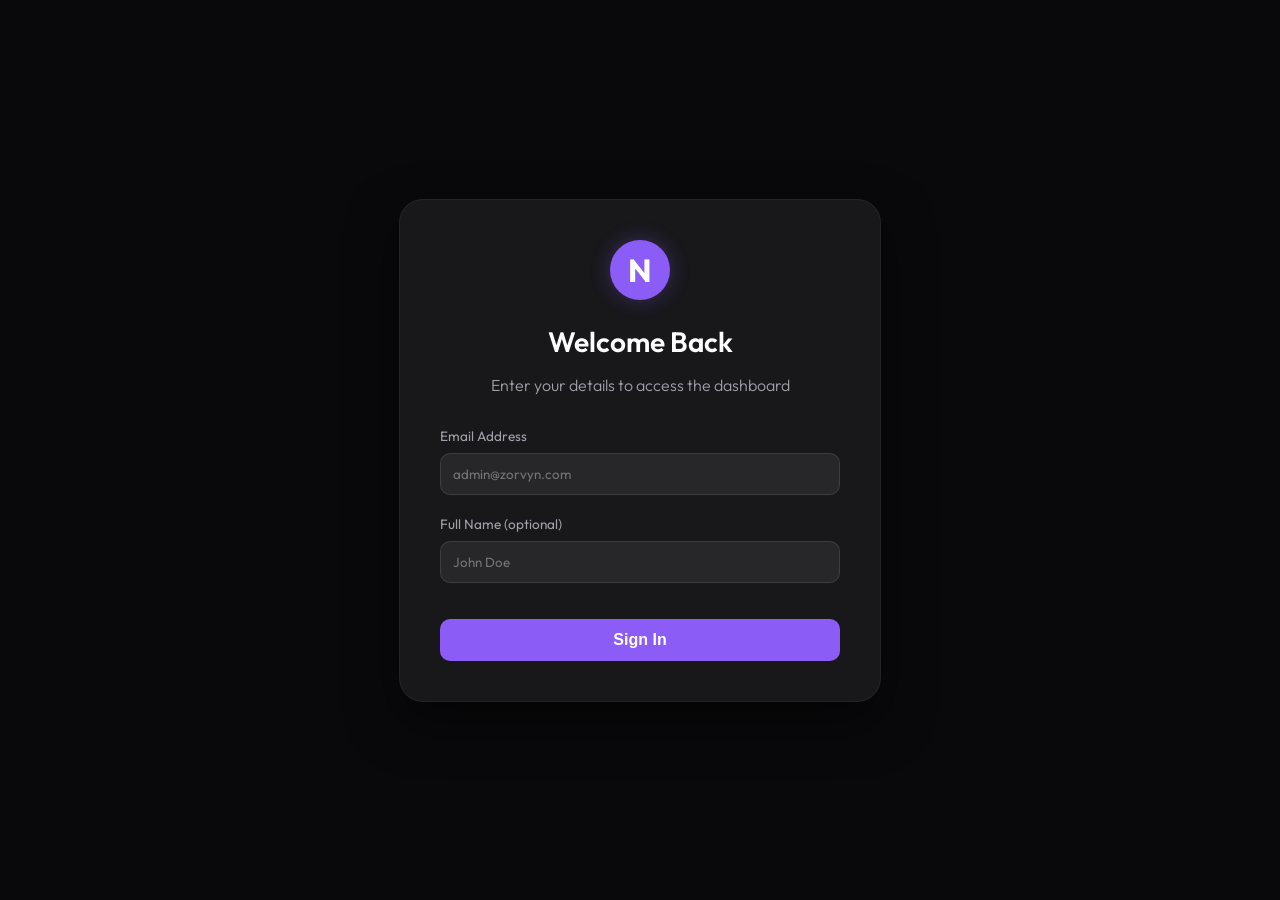
<file: frontend/login.html>
<!DOCTYPE html>
<html lang="en">
<head>
    <meta charset="UTF-8">
    <meta name="viewport" content="width=device-width, initial-scale=1.0">
    <title>Login | Zorvyn Finance</title>
    <link href="https://fonts.googleapis.com/css2?family=Outfit:wght@300;400;500;600;700&display=swap" rel="stylesheet">
    <style>
        :root {
            --bg-dark: #09090b;
            --card-dark: #18181b;
            --accent-purple: #8b5cf6;
            --text-primary: #ffffff;
            --text-secondary: #a1a1aa;
            --input-bg: #27272a;
        }

        body {
            margin: 0;
            padding: 0;
            font-family: 'Outfit', sans-serif;
            background-color: var(--bg-dark);
            color: var(--text-primary);
            display: flex;
            align-items: center;
            justify-content: center;
            height: 100vh;
            overflow: hidden;
        }

        .login-container {
            width: 100%;
            max-width: 400px;
            padding: 2.5rem;
            background: var(--card-dark);
            border-radius: 24px;
            box-shadow: 0 20px 50px rgba(0, 0, 0, 0.5);
            text-align: center;
            border: 1px solid rgba(255, 255, 255, 0.05);
            animation: slideUp 0.6s cubic-bezier(0.16, 1, 0.3, 1);
        }

        @keyframes slideUp {
            from { transform: translateY(30px); opacity: 0; }
            to { transform: translateY(0); opacity: 1; }
        }

        .logo-circle {
            width: 60px;
            height: 60px;
            background: var(--accent-purple);
            border-radius: 50%;
            display: flex;
            align-items: center;
            justify-content: center;
            font-size: 2rem;
            font-weight: 700;
            margin: 0 auto 1.5rem;
            box-shadow: 0 0 20px rgba(139, 92, 246, 0.3);
        }

        h1 {
            font-size: 1.75rem;
            margin-bottom: 0.5rem;
            font-weight: 600;
        }

        p {
            color: var(--text-secondary);
            margin-bottom: 2rem;
            font-weight: 300;
        }

        .form-group {
            text-align: left;
            margin-bottom: 1.25rem;
        }

        label {
            display: block;
            font-size: 0.85rem;
            color: var(--text-secondary);
            margin-bottom: 0.5rem;
        }

        input {
            width: 100%;
            padding: 12px;
            background: var(--input-bg);
            border: 1px solid rgba(255, 255, 255, 0.1);
            border-radius: 10px;
            color: white;
            font-family: inherit;
            box-sizing: border-box;
        }

        input:focus {
            outline: none;
            border-color: var(--accent-purple);
        }

        .login-btn {
            width: 100%;
            padding: 12px;
            background: var(--accent-purple);
            color: white;
            border: none;
            border-radius: 10px;
            font-size: 1rem;
            font-weight: 600;
            cursor: pointer;
            transition: all 0.2s ease;
            margin-top: 1rem;
        }

        .login-btn:hover {
            transform: translateY(-2px);
            box-shadow: 0 10px 20px rgba(139, 92, 246, 0.2);
        }

        .error-message {
            color: #ef4444;
            font-size: 0.85rem;
            margin-top: 1rem;
            display: none;
        }
    </style>
</head>
<body>
    <div class="login-container">
        <div class="logo-circle">N</div>
        <h1>Welcome Back</h1>
        <p>Enter your details to access the dashboard</p>
        
        <form id="loginForm">
            <div class="form-group">
                <label for="email">Email Address</label>
                <input type="email" id="email" required placeholder="admin@zorvyn.com">
            </div>
            <div class="form-group">
                <label for="name">Full Name (optional)</label>
                <input type="text" id="name" placeholder="John Doe">
            </div>
            <button type="submit" class="login-btn">Sign In</button>
        </form>

        <div id="error" class="error-message"></div>
    </div>

    <script>
        document.getElementById('loginForm').addEventListener('submit', async (e) => {
            e.preventDefault();
            const email = document.getElementById('email').value;
            const name = document.getElementById('name').value || "New User";
            const errorEl = document.getElementById('error');

            try {
                const response = await fetch('https://zorvyn-backend-zc6t.onrender.com/auth/login', {
                    method: 'POST',
                    headers: { 'Content-Type': 'application/json' },
                    body: JSON.stringify({ email, name })
                });

                if (!response.ok) {
                    const errorDetail = await response.json();
                    throw new Error(errorDetail.detail || 'Login failed');
                }

                const data = await response.json();
                sessionStorage.setItem('zorvyn_token', data.access_token);
                window.location.href = 'index.html';
            } catch (err) {
                errorEl.textContent = err.message;
                errorEl.style.display = 'block';
            }
        });
    </script>
</body>
</html>
</file>
